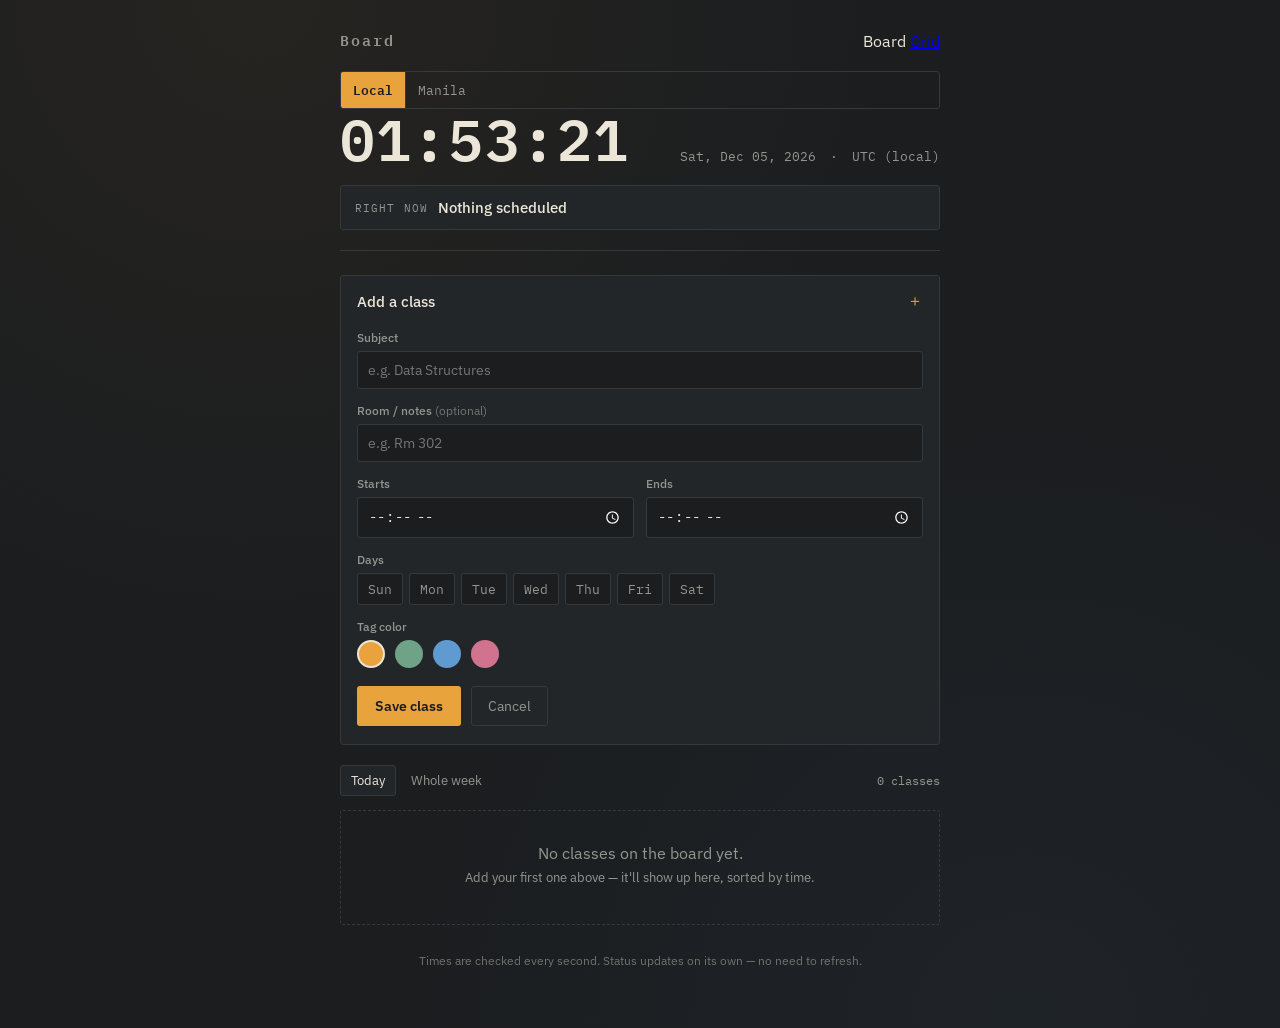
<file: index.html>
<!DOCTYPE html>
<html lang="en">
<head>
<meta charset="UTF-8">
<meta name="viewport" content="width=device-width, initial-scale=1.0">
<title>Board — Class Schedule</title>
<link rel="preconnect" href="https://fonts.googleapis.com">
<link href="https://fonts.googleapis.com/css2?family=IBM+Plex+Mono:wght@400;500;600;700&family=IBM+Plex+Sans:wght@400;500;600;700&display=swap" rel="stylesheet">
<link rel="stylesheet" href="style.css">
</head>
<body>

  <div class="board">

    <!-- HEADER: live clock + timezone switch -->
    <header class="header">
      <div class="header-top">
        <h1 class="title">Board</h1>
        <nav class="page-nav">
          <span class="page-nav-link is-active">Board</span>
          <a href="grid.html" class="page-nav-link">Grid</a>
        </nav>
      </div>

      <div class="tz-row">
        <div class="tz-switch" role="group" aria-label="Choose time zone">
          <button class="tz-btn is-active" data-tz="local" type="button">Local</button>
          <button class="tz-btn" data-tz="ph" type="button">Manila</button>
        </div>
      </div>

      <div class="clock-row">
        <div class="clock" id="clock">00:00:00</div>
        <div class="clock-meta">
          <span id="clockDate">—</span>
          <span class="dot">·</span>
          <span id="clockZone">—</span>
        </div>
      </div>

      <!-- NOW PLAYING strip -->
      <div class="now-strip" id="nowStrip">
        <span class="now-label">Right now</span>
        <span class="now-value" id="nowValue">Nothing scheduled</span>
      </div>
    </header>

    <!-- ADD CLASS FORM -->
    <section class="panel" id="formPanel">
      <button class="panel-toggle" id="formToggle" type="button" aria-expanded="false">
        <span>Add a class</span>
        <span class="chevron">＋</span>
      </button>

      <form class="add-form" id="addForm" hidden>
        <div class="field">
          <label for="subject">Subject</label>
          <input type="text" id="subject" placeholder="e.g. Data Structures" required maxlength="60">
        </div>

        <div class="field-row">
          <div class="field">
            <label for="room">Room / notes <span class="optional">(optional)</span></label>
            <input type="text" id="room" placeholder="e.g. Rm 302" maxlength="40">
          </div>
        </div>

        <div class="field-row">
          <div class="field">
            <label for="startTime">Starts</label>
            <input type="time" id="startTime" required>
          </div>
          <div class="field">
            <label for="endTime">Ends</label>
            <input type="time" id="endTime" required>
          </div>
        </div>

        <div class="field">
          <label>Days</label>
          <div class="day-picker" id="dayPicker">
            <button type="button" class="day-chip" data-day="0">Sun</button>
            <button type="button" class="day-chip" data-day="1">Mon</button>
            <button type="button" class="day-chip" data-day="2">Tue</button>
            <button type="button" class="day-chip" data-day="3">Wed</button>
            <button type="button" class="day-chip" data-day="4">Thu</button>
            <button type="button" class="day-chip" data-day="5">Fri</button>
            <button type="button" class="day-chip" data-day="6">Sat</button>
          </div>
        </div>

        <div class="field">
          <label for="colorTag">Tag color</label>
          <div class="color-picker" id="colorPicker">
            <button type="button" class="color-swatch is-active" data-color="amber" style="--swatch:#e8a33d"></button>
            <button type="button" class="color-swatch" data-color="sage" style="--swatch:#6fa287"></button>
            <button type="button" class="color-swatch" data-color="sky" style="--swatch:#5f9bd1"></button>
            <button type="button" class="color-swatch" data-color="rose" style="--swatch:#d1738f"></button>
          </div>
        </div>

        <div class="form-actions">
          <button type="submit" class="btn-primary">Save class</button>
          <button type="button" class="btn-ghost" id="cancelForm">Cancel</button>
        </div>
        <p class="form-error" id="formError" hidden></p>
      </form>
    </section>

    <!-- SCHEDULE VIEW CONTROLS -->
    <div class="view-controls">
      <div class="view-switch" role="group" aria-label="Filter schedule">
        <button class="view-btn is-active" data-view="today" type="button">Today</button>
        <button class="view-btn" data-view="week" type="button">Whole week</button>
      </div>
      <span class="count-badge" id="countBadge">0 classes</span>
    </div>

    <!-- SCHEDULE LIST -->
    <main>
      <div class="empty-state" id="emptyState" hidden>
        <p>No classes on the board yet.</p>
        <p class="empty-sub">Add your first one above — it'll show up here, sorted by time.</p>
      </div>

      <div class="schedule-list" id="scheduleList"></div>
    </main>

    <footer class="footer">
      <span>Times are checked every second. Status updates on its own — no need to refresh.</span>
    </footer>
  </div>

  <!-- Row template -->
  <template id="rowTemplate">
    <article class="row">
      <div class="row-flap">
        <span class="flap-text"></span>
      </div>
      <div class="row-main">
        <div class="row-top">
          <h3 class="row-subject"></h3>
          <button class="row-delete" type="button" aria-label="Delete class">✕</button>
        </div>
        <div class="row-meta">
          <span class="row-time"></span>
          <span class="dot">·</span>
          <span class="row-days"></span>
          <span class="row-room"></span>
        </div>
      </div>
    </article>
  </template>

  <script src="script.js"></script>
</body>
</html>
</file>
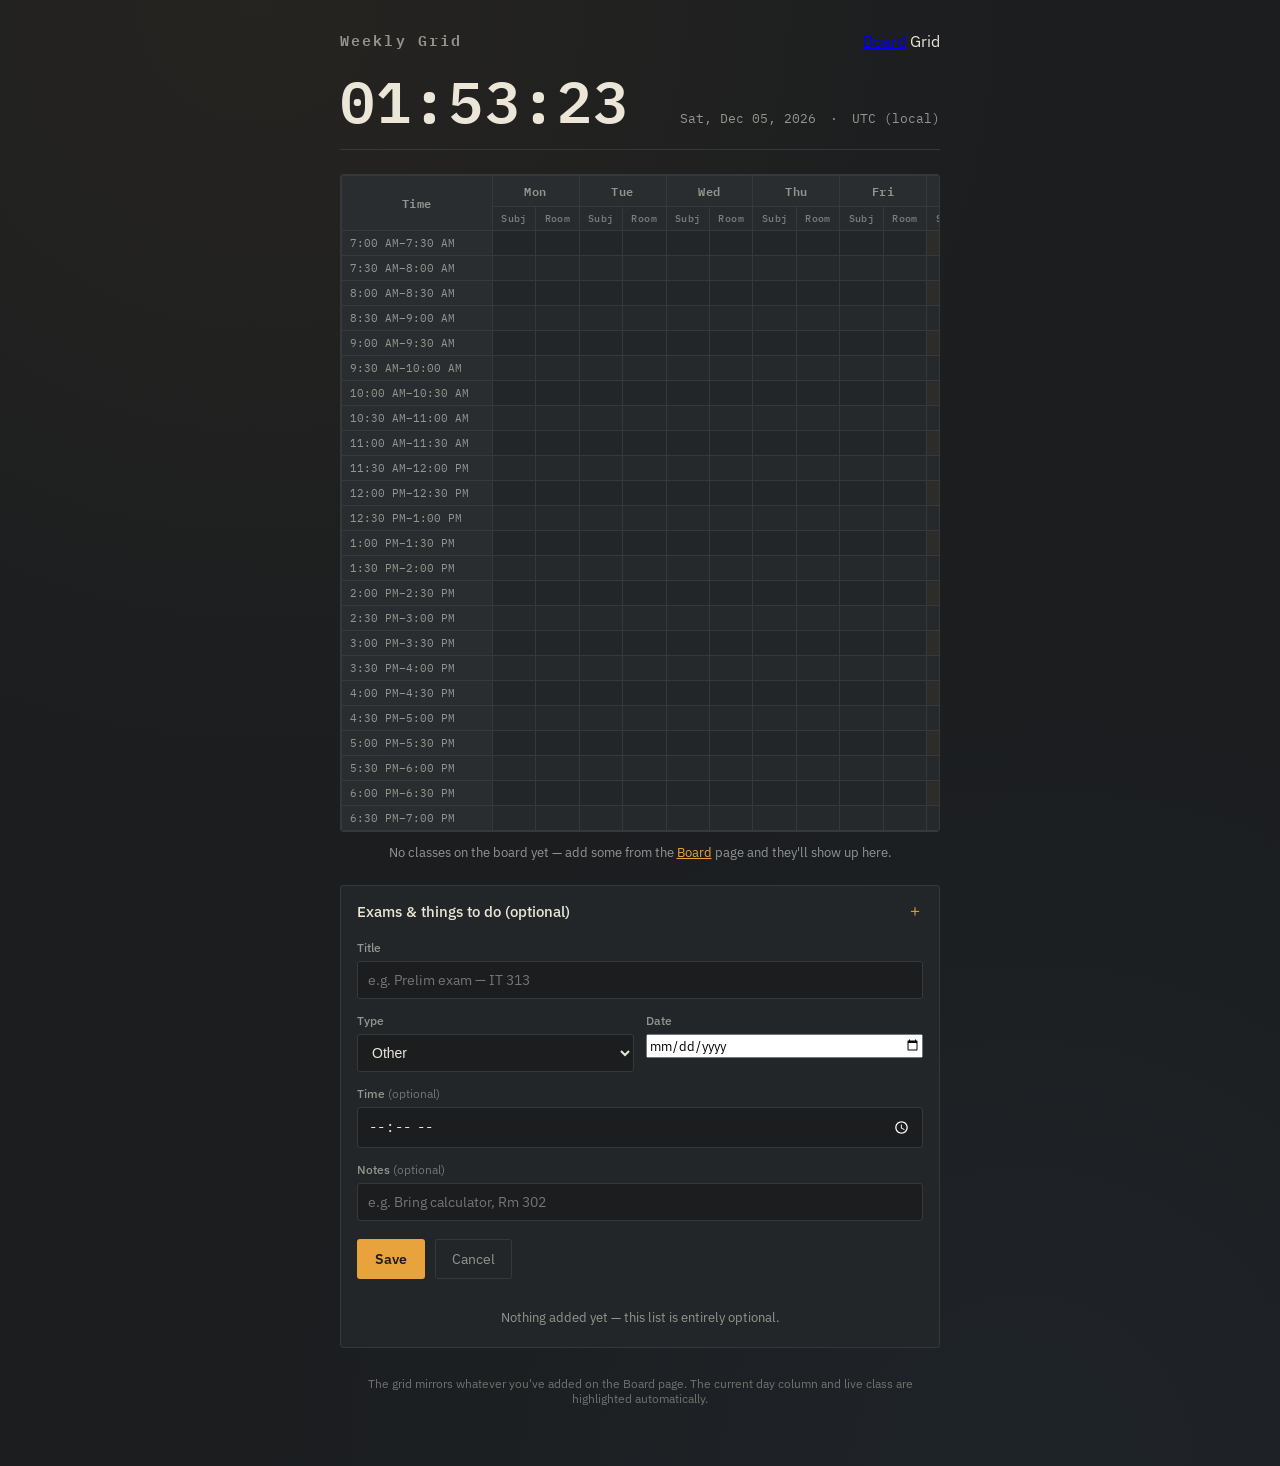
<file: grid.html>
<!DOCTYPE html>
<html lang="en">
<head>
<meta charset="UTF-8">
<meta name="viewport" content="width=device-width, initial-scale=1.0">
<title>Weekly Grid — Class Schedule</title>
<link rel="preconnect" href="https://fonts.googleapis.com">
<link href="https://fonts.googleapis.com/css2?family=IBM+Plex+Mono:wght@400;500;600;700&family=IBM+Plex+Sans:wght@400;500;600;700&display=swap" rel="stylesheet">
<link rel="stylesheet" href="style.css">
<link rel="stylesheet" href="grid.css">
</head>
<body>

  <div class="board board--wide">

    <!-- HEADER -->
    <header class="header">
      <div class="header-top">
        <h1 class="title">Weekly Grid</h1>
        <nav class="page-nav">
          <a href="index.html" class="page-nav-link">Board</a>
          <span class="page-nav-link is-active">Grid</span>
        </nav>
      </div>
      <div class="clock-row">
        <div class="clock" id="clock">00:00:00</div>
        <div class="clock-meta">
          <span id="clockDate">—</span>
          <span class="dot">·</span>
          <span id="clockZone">—</span>
        </div>
      </div>
    </header>

    <!-- GRID -->
    <section class="grid-wrap">
      <div class="grid-scroll">
        <table class="grid-table" id="gridTable" aria-label="Weekly class schedule">
          <thead id="gridHead"></thead>
          <tbody id="gridBody"></tbody>
        </table>
      </div>

      <p class="grid-empty" id="gridEmptyNote" hidden>
        No classes on the board yet — add some from the <a href="index.html">Board</a> page and they'll show up here.
      </p>
    </section>

    <!-- EXAMS / THINGS TO DO (optional) -->
    <section class="panel task-panel">
      <button class="panel-toggle" id="taskToggle" type="button" aria-expanded="false">
        <span>Exams &amp; things to do <span class="optional-inline">(optional)</span></span>
        <span class="chevron">＋</span>
      </button>

      <form class="add-form" id="taskForm" hidden>
        <div class="field">
          <label for="taskTitle">Title</label>
          <input type="text" id="taskTitle" placeholder="e.g. Prelim exam — IT 313" required maxlength="80">
        </div>

        <div class="field-row">
          <div class="field">
            <label for="taskType">Type</label>
            <select id="taskType">
              <option value="exam">Exam</option>
              <option value="requirement">Requirement</option>
              <option value="activity">Activity</option>
              <option value="other" selected>Other</option>
            </select>
          </div>
          <div class="field">
            <label for="taskDate">Date</label>
            <input type="date" id="taskDate" required>
          </div>
        </div>

        <div class="field-row">
          <div class="field">
            <label for="taskTime">Time <span class="optional">(optional)</span></label>
            <input type="time" id="taskTime">
          </div>
        </div>

        <div class="field">
          <label for="taskNotes">Notes <span class="optional">(optional)</span></label>
          <input type="text" id="taskNotes" placeholder="e.g. Bring calculator, Rm 302" maxlength="120">
        </div>

        <div class="form-actions">
          <button type="submit" class="btn-primary">Save</button>
          <button type="button" class="btn-ghost" id="cancelTaskForm">Cancel</button>
        </div>
        <p class="form-error" id="taskFormError" hidden></p>
      </form>

      <div class="task-list" id="taskList"></div>
      <p class="task-empty" id="taskEmpty">Nothing added yet — this list is entirely optional.</p>
    </section>

    <footer class="footer">
      <span>The grid mirrors whatever you've added on the Board page. The current day column and live class are highlighted automatically.</span>
    </footer>
  </div>

  <!-- Task row template -->
  <template id="taskTemplate">
    <article class="task-row">
      <label class="task-check">
        <input type="checkbox" class="task-done-box">
      </label>
      <div class="task-main">
        <div class="task-top">
          <span class="task-tag"></span>
          <h4 class="task-title"></h4>
        </div>
        <div class="task-meta">
          <span class="task-date"></span>
          <span class="task-notes"></span>
        </div>
      </div>
      <button class="row-delete task-delete" type="button" aria-label="Delete item">✕</button>
    </article>
  </template>

  <script src="grid.js"></script>
</body>
</html>
</file>
<file: style.css>
/* ---------------------------------------------------
   Tokens
--------------------------------------------------- */
:root{
  --bg: #1b1d1f;
  --panel: #232628;
  --panel-raised: #2a2d2f;
  --border: #35393b;
  --flap: #ece8dd;
  --flap-ink: #1b1d1f;
  --ink: #ece6d9;
  --ink-muted: #93968f;
  --amber: #e8a33d;
  --sage: #6fa287;
  --sky: #5f9bd1;
  --rose: #d1738f;

  --font-mono: "IBM Plex Mono", ui-monospace, monospace;
  --font-sans: "IBM Plex Sans", system-ui, sans-serif;

  --radius: 3px;
}

*{ box-sizing: border-box; }

html, body{
  margin: 0;
  padding: 0;
  background: var(--bg);
  color: var(--ink);
  font-family: var(--font-sans);
  -webkit-font-smoothing: antialiased;
}

body{
  background-image:
    radial-gradient(circle at 20% 0%, rgba(232,163,61,0.05), transparent 45%),
    radial-gradient(circle at 80% 100%, rgba(95,155,209,0.05), transparent 45%);
}

button{ font-family: inherit; cursor: pointer; }
input{ font-family: inherit; }

.board{
  max-width: 640px;
  margin: 0 auto;
  padding: 28px 20px 60px;
}

/* ---------------------------------------------------
   Header / clock
--------------------------------------------------- */
.header{
  border-bottom: 1px solid var(--border);
  padding-bottom: 20px;
  margin-bottom: 24px;
}

.header-top{
  display: flex;
  align-items: center;
  justify-content: space-between;
  margin-bottom: 18px;
}

.title{
  font-family: var(--font-mono);
  font-size: 15px;
  letter-spacing: 0.14em;
  font-weight: 600;
  margin: 0;
  color: var(--ink-muted);
}

.tz-switch{
  display: flex;
  border: 1px solid var(--border);
  border-radius: var(--radius);
  overflow: hidden;
}

.tz-btn{
  background: transparent;
  border: none;
  color: var(--ink-muted);
  font-size: 12.5px;
  padding: 7px 12px;
  font-family: var(--font-mono);
  transition: background 0.15s, color 0.15s;
}

.tz-btn + .tz-btn{ border-left: 1px solid var(--border); }

.tz-btn.is-active{
  background: var(--amber);
  color: #1b1d1f;
  font-weight: 600;
}

.clock-row{
  display: flex;
  align-items: baseline;
  justify-content: space-between;
  flex-wrap: wrap;
  gap: 8px;
}

.clock{
  font-family: var(--font-mono);
  font-size: clamp(40px, 11vw, 58px);
  font-weight: 600;
  letter-spacing: 0.02em;
  line-height: 1;
  font-variant-numeric: tabular-nums;
}

.clock-meta{
  font-family: var(--font-mono);
  font-size: 13px;
  color: var(--ink-muted);
}

.clock-meta .dot{ margin: 0 6px; }

.now-strip{
  margin-top: 18px;
  display: flex;
  align-items: center;
  gap: 10px;
  padding: 12px 14px;
  background: var(--panel);
  border: 1px solid var(--border);
  border-radius: var(--radius);
}

.now-strip.is-live{
  border-color: var(--amber);
  box-shadow: 0 0 0 1px rgba(232,163,61,0.25) inset;
}

.now-label{
  font-family: var(--font-mono);
  font-size: 11px;
  letter-spacing: 0.1em;
  color: var(--ink-muted);
  text-transform: uppercase;
  flex-shrink: 0;
}

.now-value{
  font-size: 14.5px;
  font-weight: 500;
  overflow: hidden;
  text-overflow: ellipsis;
  white-space: nowrap;
}

.now-strip.is-live .now-value{ color: var(--amber); }

/* ---------------------------------------------------
   Add class panel
--------------------------------------------------- */
.panel{
  background: var(--panel);
  border: 1px solid var(--border);
  border-radius: var(--radius);
  margin-bottom: 20px;
  overflow: hidden;
}

.panel-toggle{
  width: 100%;
  background: transparent;
  border: none;
  color: var(--ink);
  padding: 14px 16px;
  display: flex;
  align-items: center;
  justify-content: space-between;
  font-size: 14.5px;
  font-weight: 500;
}

.chevron{
  font-family: var(--font-mono);
  color: var(--amber);
  font-size: 16px;
  transition: transform 0.2s ease;
}

.panel-toggle[aria-expanded="true"] .chevron{
  transform: rotate(45deg);
}

.add-form{
  padding: 4px 16px 18px;
  display: flex;
  flex-direction: column;
  gap: 14px;
}

.field{
  display: flex;
  flex-direction: column;
  gap: 6px;
  flex: 1;
}

.field-row{
  display: flex;
  gap: 12px;
}

label{
  font-size: 12px;
  color: var(--ink-muted);
  font-weight: 500;
}

.optional{ font-weight: 400; opacity: 0.7; }

input[type="text"], input[type="time"]{
  background: var(--bg);
  border: 1px solid var(--border);
  border-radius: var(--radius);
  color: var(--ink);
  padding: 9px 10px;
  font-size: 14px;
}

input[type="time"]{
  font-family: var(--font-mono);
  color-scheme: dark;
}

input:focus-visible{
  outline: 2px solid var(--amber);
  outline-offset: 1px;
}

.day-picker{
  display: flex;
  gap: 6px;
  flex-wrap: wrap;
}

.day-chip{
  background: var(--bg);
  border: 1px solid var(--border);
  border-radius: var(--radius);
  color: var(--ink-muted);
  font-size: 12.5px;
  font-family: var(--font-mono);
  padding: 7px 10px;
  transition: background 0.15s, color 0.15s, border-color 0.15s;
}

.day-chip.is-active{
  background: var(--amber);
  border-color: var(--amber);
  color: #1b1d1f;
  font-weight: 600;
}

.color-picker{
  display: flex;
  gap: 10px;
}

.color-swatch{
  width: 28px;
  height: 28px;
  border-radius: 50%;
  border: 2px solid transparent;
  background: var(--swatch);
  position: relative;
}

.color-swatch.is-active{
  border-color: var(--ink);
}

.form-actions{
  display: flex;
  gap: 10px;
  margin-top: 4px;
}

.btn-primary{
  background: var(--amber);
  color: #1b1d1f;
  border: none;
  border-radius: var(--radius);
  padding: 10px 18px;
  font-size: 13.5px;
  font-weight: 600;
}

.btn-primary:hover{ filter: brightness(1.08); }

.btn-ghost{
  background: transparent;
  color: var(--ink-muted);
  border: 1px solid var(--border);
  border-radius: var(--radius);
  padding: 10px 16px;
  font-size: 13.5px;
}

.btn-ghost:hover{ color: var(--ink); border-color: var(--ink-muted); }

.form-error{
  color: var(--rose);
  font-size: 12.5px;
  margin: 0;
}

/* ---------------------------------------------------
   View controls
--------------------------------------------------- */
.view-controls{
  display: flex;
  align-items: center;
  justify-content: space-between;
  margin-bottom: 14px;
}

.view-switch{
  display: flex;
  gap: 4px;
}

.view-btn{
  background: transparent;
  border: 1px solid transparent;
  color: var(--ink-muted);
  font-size: 13px;
  padding: 6px 10px;
  border-radius: var(--radius);
}

.view-btn.is-active{
  color: var(--ink);
  border-color: var(--border);
  background: var(--panel);
}

.count-badge{
  font-family: var(--font-mono);
  font-size: 12px;
  color: var(--ink-muted);
}

/* ---------------------------------------------------
   Schedule list / rows
--------------------------------------------------- */
.empty-state{
  border: 1px dashed var(--border);
  border-radius: var(--radius);
  padding: 32px 20px;
  text-align: center;
  color: var(--ink-muted);
}

.empty-state p{ margin: 0 0 6px; }
.empty-sub{ font-size: 13px; }

.schedule-list{
  display: flex;
  flex-direction: column;
  gap: 8px;
}

.row{
  display: flex;
  align-items: stretch;
  background: var(--panel);
  border: 1px solid var(--border);
  border-radius: var(--radius);
  overflow: hidden;
  transition: border-color 0.25s, background 0.25s;
}

.row.is-live{
  border-color: var(--tag-color, var(--amber));
  background: var(--panel-raised);
}

.row.is-done{
  opacity: 0.45;
}

.row-flap{
  flex-shrink: 0;
  width: 92px;
  background: var(--flap);
  color: var(--flap-ink);
  display: flex;
  align-items: center;
  justify-content: center;
  font-family: var(--font-mono);
  font-size: 12px;
  font-weight: 700;
  letter-spacing: 0.03em;
  text-align: center;
  padding: 6px;
  border-right: 3px solid var(--tag-color, var(--amber));
}

.row.is-live .row-flap{
  animation: flap-pulse 2.2s ease-in-out infinite;
}

@keyframes flap-pulse{
  0%, 100% { filter: brightness(1); }
  50% { filter: brightness(1.12); }
}

.row-main{
  flex: 1;
  padding: 12px 14px;
  min-width: 0;
}

.row-top{
  display: flex;
  align-items: center;
  justify-content: space-between;
  gap: 8px;
}

.row-subject{
  font-size: 15px;
  font-weight: 600;
  margin: 0;
  overflow: hidden;
  text-overflow: ellipsis;
  white-space: nowrap;
}

.row-delete{
  background: transparent;
  border: none;
  color: var(--ink-muted);
  font-size: 13px;
  padding: 2px 4px;
  flex-shrink: 0;
  opacity: 0.6;
  transition: opacity 0.15s, color 0.15s;
}

.row-delete:hover{ opacity: 1; color: var(--rose); }

.row-meta{
  margin-top: 4px;
  font-family: var(--font-mono);
  font-size: 12px;
  color: var(--ink-muted);
  display: flex;
  align-items: center;
  gap: 6px;
  flex-wrap: wrap;
}

.row-meta .dot{ opacity: 0.5; }

.row-room:empty{ display: none; }

/* ---------------------------------------------------
   Footer
--------------------------------------------------- */
.footer{
  margin-top: 28px;
  text-align: center;
  font-size: 12px;
  color: var(--ink-muted);
  opacity: 0.7;
}

/* ---------------------------------------------------
   Responsive
--------------------------------------------------- */
@media (max-width: 420px){
  .row-flap{ width: 72px; font-size: 11px; }
  .field-row{ flex-direction: column; }
}

/* ---------------------------------------------------
   Reduced motion
--------------------------------------------------- */
@media (prefers-reduced-motion: reduce){
  .row.is-live .row-flap{ animation: none; }
  .chevron{ transition: none; }
}
</file>
<file: grid.css>
/* ---------------------------------------------------
   Grid wrapper
--------------------------------------------------- */
.grid-wrap{
  margin-bottom: 24px;
}

.grid-scroll{
  overflow-x: auto;
  border: 1px solid var(--border);
  border-radius: var(--radius);
  background: var(--panel);
}

.grid-empty{
  margin-top: 12px;
  font-size: 13px;
  color: var(--ink-muted);
  text-align: center;
}

.grid-empty a{ color: var(--amber); }

/* ---------------------------------------------------
   Table
--------------------------------------------------- */
.grid-table{
  border-collapse: collapse;
  width: 100%;
  min-width: 760px;
  font-family: var(--font-mono);
}

.grid-table th,
.grid-table td{
  border: 1px solid var(--border);
  padding: 5px 6px;
  font-size: 11.5px;
  text-align: center;
  white-space: nowrap;
}

/* Header rows */
.grid-table thead th{
  background: var(--panel-raised);
  color: var(--ink-muted);
  font-weight: 600;
  letter-spacing: 0.04em;
  position: sticky;
  top: 0;
  z-index: 2;
}

.grid-table thead .day-head{
  font-size: 12px;
}

.grid-table thead .sub-head{
  font-size: 10px;
  color: var(--ink-muted);
  opacity: 0.8;
  font-weight: 500;
}

.grid-table thead th.time-head{
  min-width: 92px;
}

.grid-table thead th.is-today{
  color: var(--amber);
}

/* Time column */
.grid-table td.time-cell{
  background: var(--panel-raised);
  color: var(--ink-muted);
  font-size: 10.5px;
  text-align: left;
  padding-left: 8px;
  min-width: 92px;
}

/* Zebra striping on empty rows for readability */
.grid-table tbody tr:nth-child(even) td.slot-cell{
  background: rgba(255,255,255,0.015);
}

/* Day column subtle "today" tint */
.grid-table td.is-today-col{
  background: rgba(232,163,61,0.05);
}

/* Occupied cell (has a class in it) */
.slot-cell.has-class{
  font-weight: 600;
  color: var(--ink);
}

.slot-cell .cell-subject{
  display: block;
  font-weight: 700;
}

.slot-cell .cell-room{
  display: block;
  font-weight: 500;
  color: var(--ink-muted);
  font-size: 10.5px;
}

.slot-cell.is-ditto .cell-subject,
.slot-cell.is-ditto .cell-room{
  color: var(--ink-muted);
  font-weight: 400;
  font-style: italic;
}

/* Currently live class cell */
.slot-cell.is-live{
  background: color-mix(in srgb, var(--tag-color, var(--amber)) 22%, var(--panel));
  box-shadow: inset 0 0 0 1px var(--tag-color, var(--amber));
}

/* "now" row marker */
.grid-table tr.is-now-row td.time-cell{
  color: var(--amber);
  font-weight: 700;
}

/* ---------------------------------------------------
   Task panel (exams / things to do)
--------------------------------------------------- */
.task-panel{
  padding-bottom: 6px;
}

select{
  background: var(--bg);
  border: 1px solid var(--border);
  border-radius: var(--radius);
  color: var(--ink);
  padding: 9px 10px;
  font-size: 14px;
}

.task-list{
  display: flex;
  flex-direction: column;
  gap: 6px;
  padding: 0 16px 12px;
}

.task-empty{
  text-align: center;
  font-size: 12.5px;
  color: var(--ink-muted);
  padding: 0 16px 16px;
  margin: 0;
}

.task-row{
  display: flex;
  align-items: center;
  gap: 10px;
  background: var(--bg);
  border: 1px solid var(--border);
  border-left: 3px solid var(--ink-muted);
  border-radius: var(--radius);
  padding: 10px 12px;
}

.task-row.is-today{ border-left-color: var(--rose); }
.task-row.is-soon{ border-left-color: var(--amber); }
.task-row.is-done{ opacity: 0.45; }

.task-check input{
  width: 16px;
  height: 16px;
  accent-color: var(--amber);
}

.task-main{ flex: 1; min-width: 0; }

.task-top{
  display: flex;
  align-items: center;
  gap: 8px;
}

.task-tag{
  font-family: var(--font-mono);
  font-size: 9.5px;
  letter-spacing: 0.06em;
  text-transform: uppercase;
  color: var(--ink-muted);
  border: 1px solid var(--border);
  border-radius: 2px;
  padding: 2px 5px;
  flex-shrink: 0;
}

.task-title{
  margin: 0;
  font-size: 14px;
  font-weight: 600;
  overflow: hidden;
  text-overflow: ellipsis;
  white-space: nowrap;
}

.task-row.is-done .task-title{
  text-decoration: line-through;
}

.task-meta{
  margin-top: 3px;
  font-family: var(--font-mono);
  font-size: 11.5px;
  color: var(--ink-muted);
  display: flex;
  gap: 8px;
  flex-wrap: wrap;
}

.task-notes:empty{ display: none; }

/* ---------------------------------------------------
   Responsive
--------------------------------------------------- */
@media (max-width: 640px){
  .grid-table{ font-size: 10.5px; }
}
</file>
